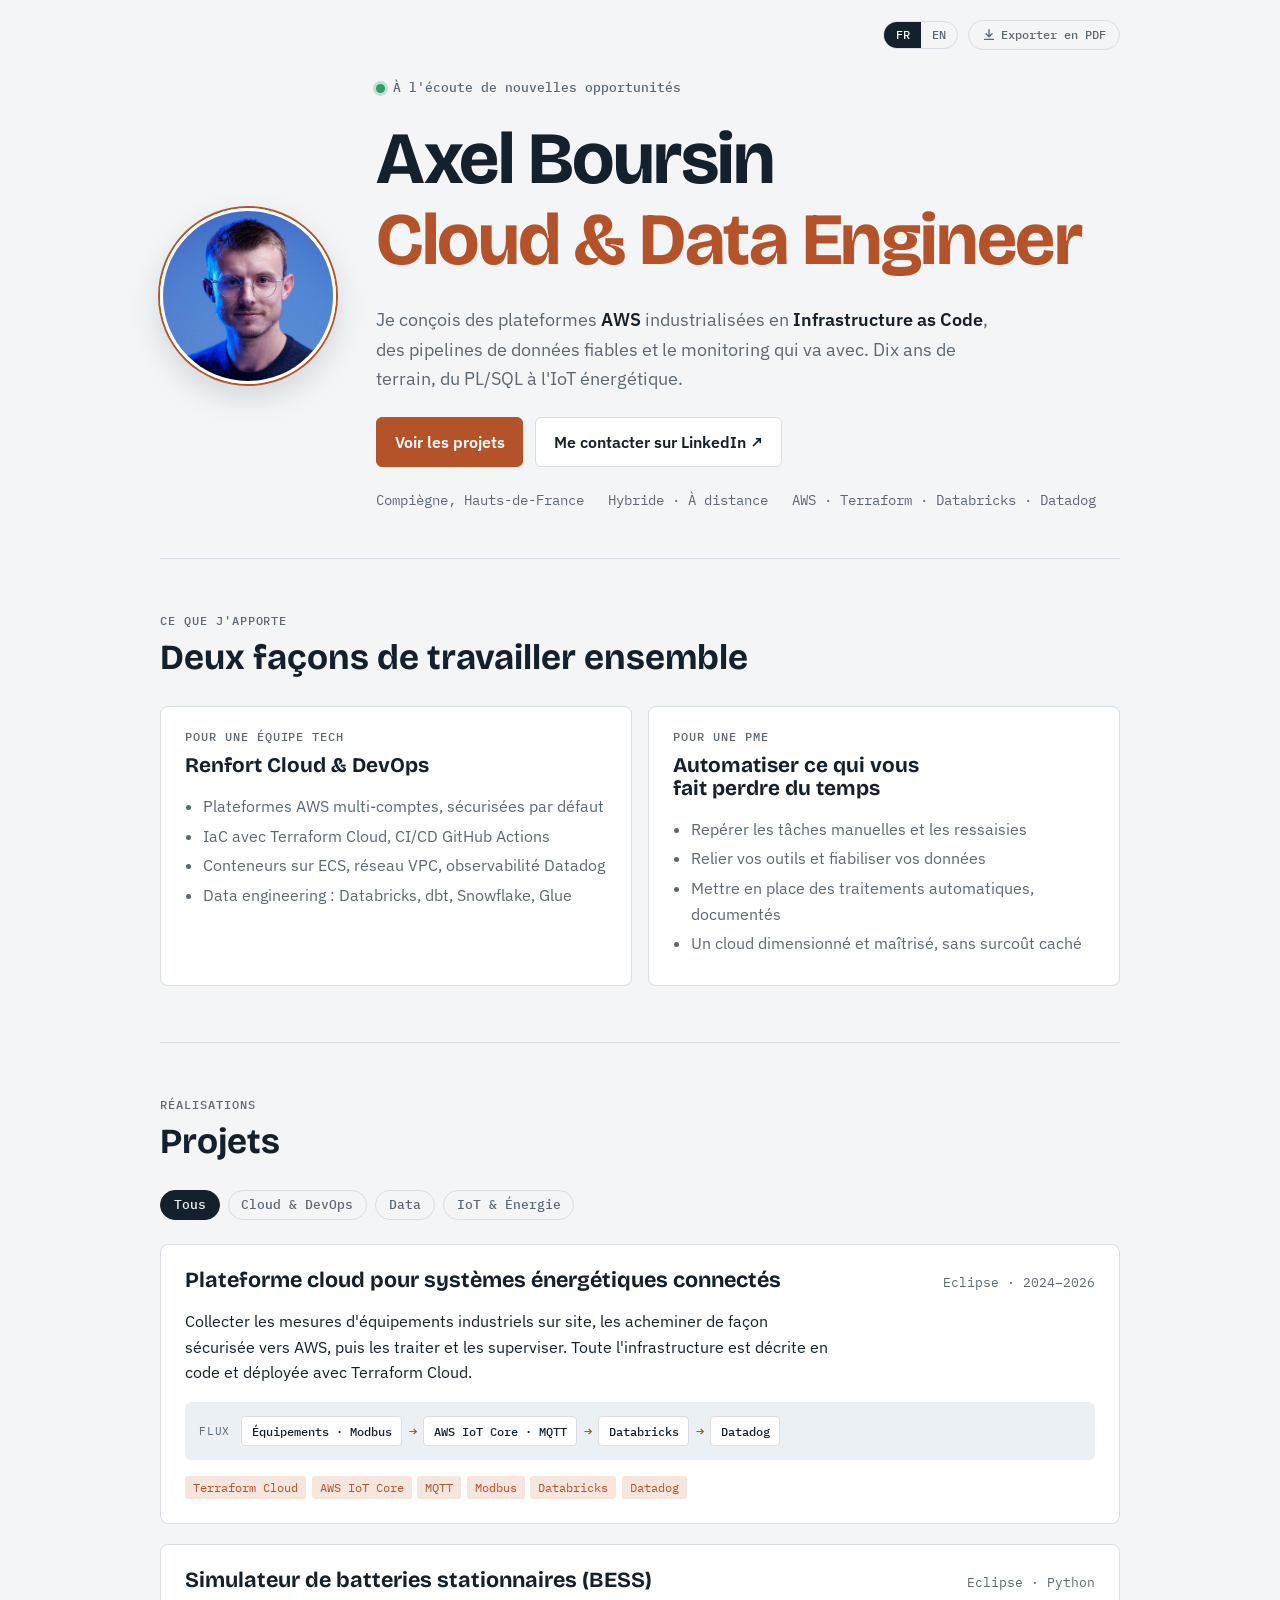
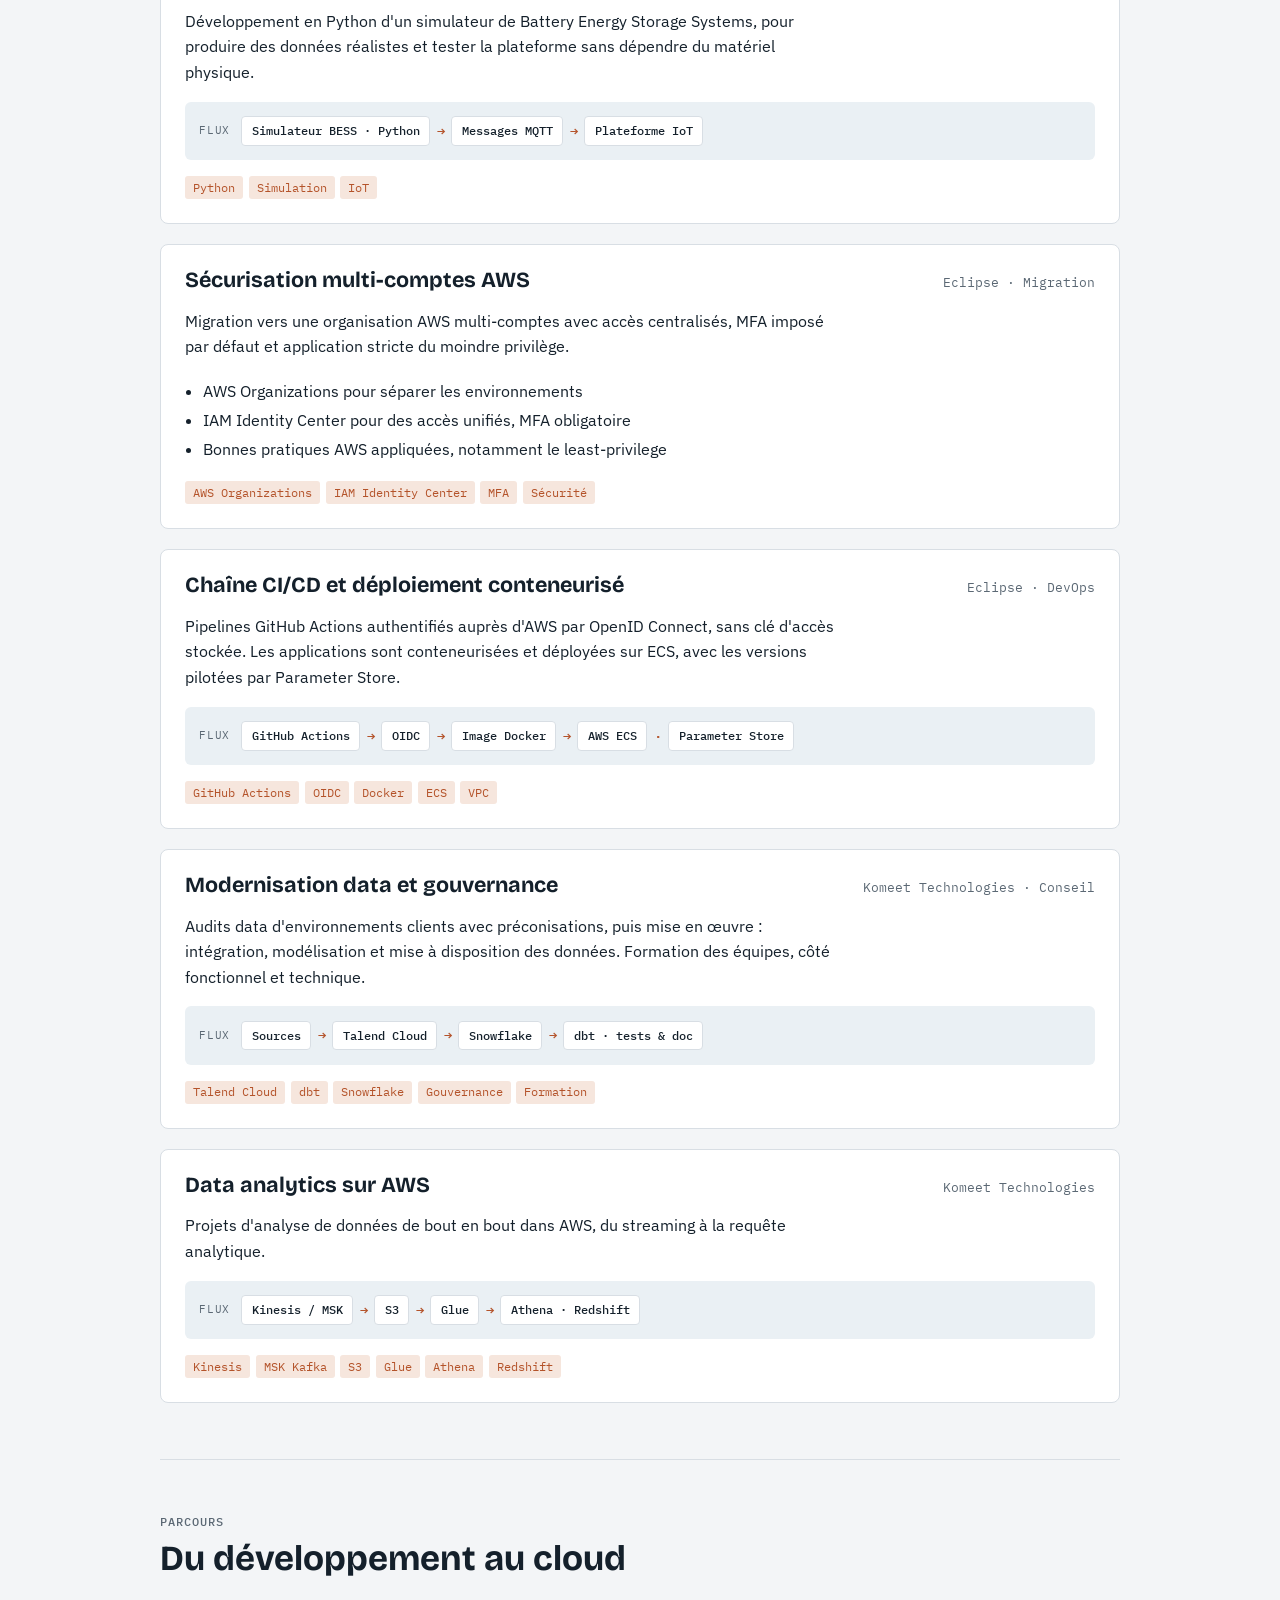
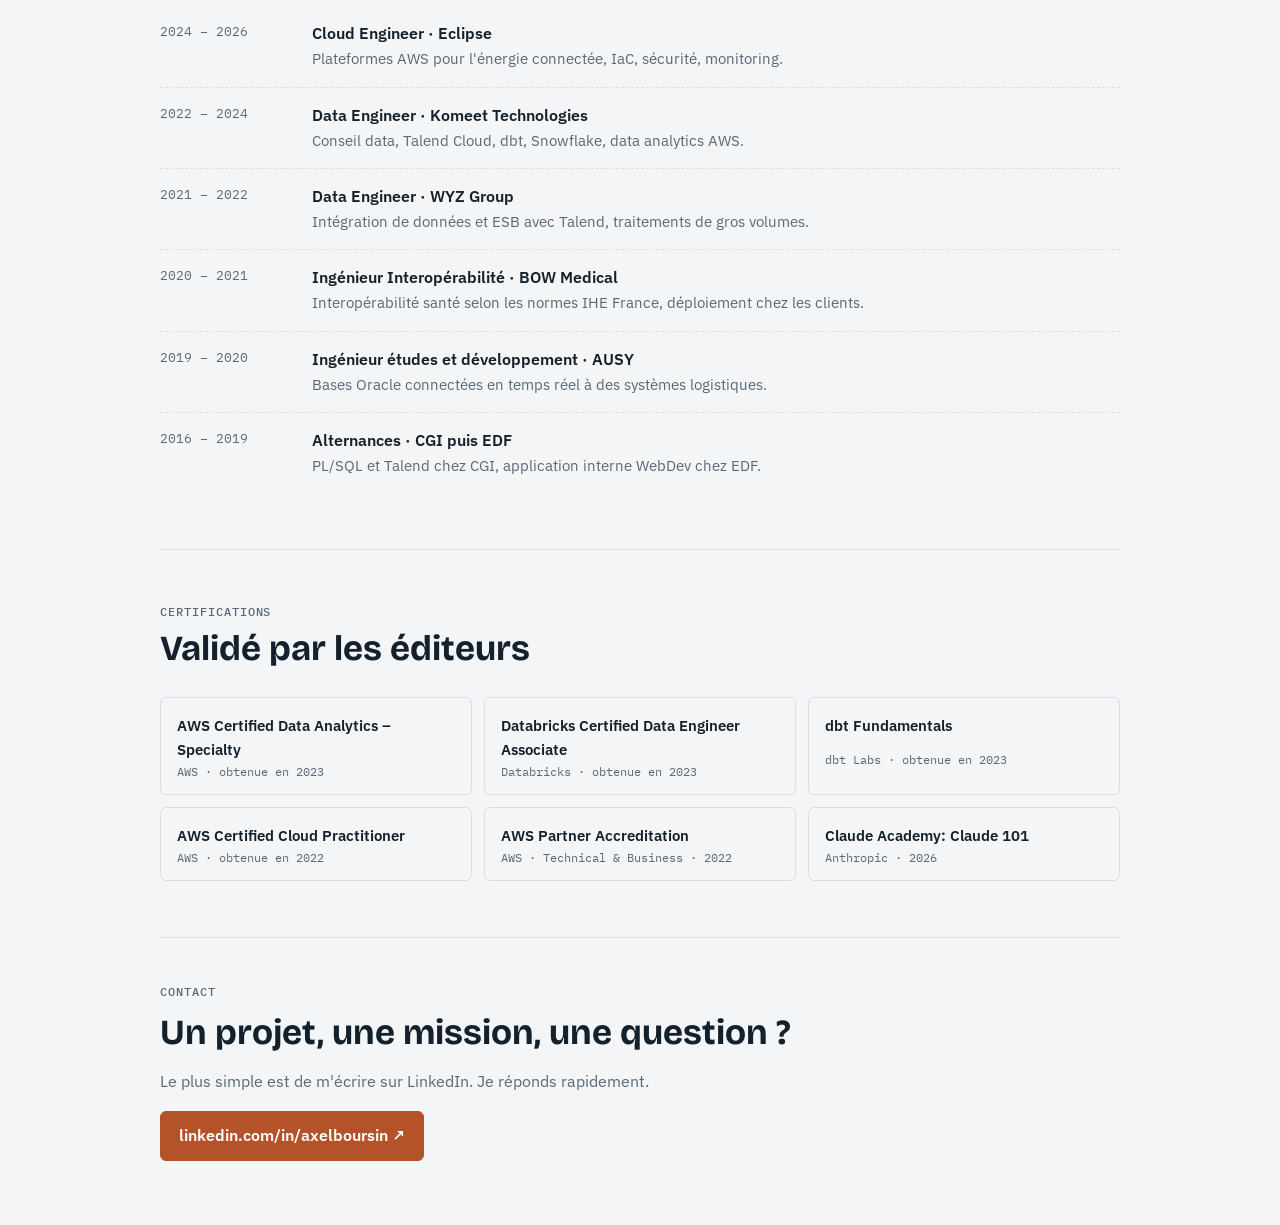
<file: index.html>
<!doctype html>
<html lang="fr">
<head>
<meta charset="utf-8">
<meta name="viewport" content="width=device-width, initial-scale=1, viewport-fit=cover">
<title>Axel Boursin, Cloud &amp; Data</title>
<meta name="description" content="Axel Boursin, Cloud & Data Engineer : plateformes AWS en Infrastructure as Code, pipelines de données, IoT énergétique. Projets, parcours et certifications.">
<meta property="og:type" content="website">
<meta property="og:title" content="Axel Boursin, Cloud &amp; Data Engineer">
<meta property="og:description" content="Axel Boursin, Cloud & Data Engineer : plateformes AWS en Infrastructure as Code, pipelines de données, IoT énergétique. Projets, parcours et certifications.">
<meta property="og:locale" content="fr_FR">
<meta property="og:locale:alternate" content="en_US">
<meta name="twitter:card" content="summary">
<link rel="canonical" href="https://axelboursin.github.io/">
<link rel="alternate" hreflang="fr" href="https://axelboursin.github.io/">
<link rel="alternate" hreflang="en" href="https://axelboursin.github.io/en/">
<link rel="alternate" hreflang="x-default" href="https://axelboursin.github.io/">
<style>
:root{color-scheme:light}
body{margin:0}
img{max-width:100%}
[hidden]{display:none!important}
</style>
<link rel="preconnect" href="https://fonts.googleapis.com">
<link rel="preconnect" href="https://fonts.gstatic.com" crossorigin>
<link rel="stylesheet" href="https://fonts.googleapis.com/css2?family=Bricolage+Grotesque:opsz,wght@12..96,500;12..96,700&family=IBM+Plex+Sans:wght@400;500;600&family=IBM+Plex+Mono:wght@400;500&display=swap">
<link rel="stylesheet" href="/assets/site.css">
</head>
<body>
<div class="wrap">
<nav class="topbar" aria-label="Langue">
  <div class="lang"><span aria-current="page" lang="fr">FR</span><a href="/en/" hreflang="en" lang="en" title="English version">EN</a></div>
  <button type="button" class="pdf-btn" data-file="Axel-Boursin-Cloud-Data-Engineer-FR"><svg viewBox="0 0 16 16" width="14" height="14" aria-hidden="true"><path d="M8 2v8m0 0 3.5-3.5M8 10 4.5 6.5M3 13h10" fill="none" stroke="currentColor" stroke-width="1.6" stroke-linecap="round" stroke-linejoin="round"/></svg>Exporter en PDF</button>
</nav>
<header>
  <img class="portrait" src="/assets/portrait.jpg" width="480" height="480" alt="Portrait d'Axel Boursin">
  <div class="hero">
    <p class="print-only print-contact">axelboursin.github.io · linkedin.com/in/axelboursin</p>
    <span class="status"><i></i>À l'écoute de nouvelles opportunités</span>
    <h1>Axel Boursin<br><span>Cloud &amp; Data Engineer</span></h1>
    <p class="lede">Je conçois des plateformes <strong>AWS</strong> industrialisées en <strong>Infrastructure as Code</strong>, des pipelines de données fiables et le monitoring qui va avec. Dix ans de terrain, du PL/SQL à l'IoT énergétique.</p>
    <div class="cta">
      <a class="btn primary" href="#projets">Voir les projets</a>
      <a class="btn" href="https://www.linkedin.com/in/axelboursin/" target="_blank" rel="noopener">Me contacter sur LinkedIn ↗</a>
    </div>
    <ul class="facts">
      <li>Compiègne, Hauts-de-France</li>
      <li>Hybride · À distance</li>
      <li>AWS · Terraform · Databricks · Datadog</li>
    </ul>
  </div>
</header>

<section id="offre">
  <span class="eyebrow">Ce que j'apporte</span>
  <h2>Deux façons de travailler ensemble</h2>
  <div class="duo">
    <article>
      <span class="eyebrow">Pour une équipe tech</span>
      <h3>Renfort Cloud &amp; DevOps</h3>
      <ul>
        <li>Plateformes AWS multi-comptes, sécurisées par défaut</li>
        <li>IaC avec Terraform Cloud, CI/CD GitHub Actions</li>
        <li>Conteneurs sur ECS, réseau VPC, observabilité Datadog</li>
        <li>Data engineering : Databricks, dbt, Snowflake, Glue</li>
      </ul>
    </article>
    <article>
      <span class="eyebrow">Pour une PME</span>
      <h3>Automatiser ce qui vous fait perdre du temps</h3>
      <ul>
        <li>Repérer les tâches manuelles et les ressaisies</li>
        <li>Relier vos outils et fiabiliser vos données</li>
        <li>Mettre en place des traitements automatiques, documentés</li>
        <li>Un cloud dimensionné et maîtrisé, sans surcoût caché</li>
      </ul>
    </article>
  </div>
</section>

<section id="projets">
  <span class="eyebrow">Réalisations</span>
  <h2>Projets</h2>
  <div class="filters" role="group" aria-label="Filtrer les projets">
    <button type="button" id="f-all" data-f="all" aria-pressed="true">Tous</button>
    <button type="button" id="f-cloud" data-f="cloud" aria-pressed="false">Cloud &amp; DevOps</button>
    <button type="button" id="f-data" data-f="data" aria-pressed="false">Data</button>
    <button type="button" id="f-iot" data-f="iot" aria-pressed="false">IoT &amp; Énergie</button>
  </div>

  <div class="projects">
    <article class="proj" data-cat="iot cloud">
      <div class="proj-head"><h3>Plateforme cloud pour systèmes énergétiques connectés</h3><span class="ctx">Eclipse · 2024–2026</span></div>
      <p>Collecter les mesures d'équipements industriels sur site, les acheminer de façon sécurisée vers AWS, puis les traiter et les superviser. Toute l'infrastructure est décrite en code et déployée avec Terraform Cloud.</p>
      <div class="flow" aria-label="Flux de données">
        <em>flux</em><span>Équipements · Modbus</span><b>→</b><span>AWS IoT Core · MQTT</span><b>→</b><span>Databricks</span><b>→</b><span>Datadog</span>
      </div>
      <div class="tags"><span>Terraform Cloud</span><span>AWS IoT Core</span><span>MQTT</span><span>Modbus</span><span>Databricks</span><span>Datadog</span></div>
    </article>

    <article class="proj" data-cat="iot">
      <div class="proj-head"><h3>Simulateur de batteries stationnaires (BESS)</h3><span class="ctx">Eclipse · Python</span></div>
      <p>Développement en Python d'un simulateur de Battery Energy Storage Systems, pour produire des données réalistes et tester la plateforme sans dépendre du matériel physique.</p>
      <div class="flow"><em>flux</em><span>Simulateur BESS · Python</span><b>→</b><span>Messages MQTT</span><b>→</b><span>Plateforme IoT</span></div>
      <div class="tags"><span>Python</span><span>Simulation</span><span>IoT</span></div>
    </article>

    <article class="proj" data-cat="cloud">
      <div class="proj-head"><h3>Sécurisation multi-comptes AWS</h3><span class="ctx">Eclipse · Migration</span></div>
      <p>Migration vers une organisation AWS multi-comptes avec accès centralisés, MFA imposé par défaut et application stricte du moindre privilège.</p>
      <ul class="points">
        <li>AWS Organizations pour séparer les environnements</li>
        <li>IAM Identity Center pour des accès unifiés, MFA obligatoire</li>
        <li>Bonnes pratiques AWS appliquées, notamment le least-privilege</li>
      </ul>
      <div class="tags"><span>AWS Organizations</span><span>IAM Identity Center</span><span>MFA</span><span>Sécurité</span></div>
    </article>

    <article class="proj" data-cat="cloud">
      <div class="proj-head"><h3>Chaîne CI/CD et déploiement conteneurisé</h3><span class="ctx">Eclipse · DevOps</span></div>
      <p>Pipelines GitHub Actions authentifiés auprès d'AWS par OpenID Connect, sans clé d'accès stockée. Les applications sont conteneurisées et déployées sur ECS, avec les versions pilotées par Parameter Store.</p>
      <div class="flow"><em>flux</em><span>GitHub Actions</span><b>→</b><span>OIDC</span><b>→</b><span>Image Docker</span><b>→</b><span>AWS ECS</span><b>·</b><span>Parameter Store</span></div>
      <div class="tags"><span>GitHub Actions</span><span>OIDC</span><span>Docker</span><span>ECS</span><span>VPC</span></div>
    </article>

    <article class="proj" data-cat="data">
      <div class="proj-head"><h3>Modernisation data et gouvernance</h3><span class="ctx">Komeet Technologies · Conseil</span></div>
      <p>Audits data d'environnements clients avec préconisations, puis mise en œuvre : intégration, modélisation et mise à disposition des données. Formation des équipes, côté fonctionnel et technique.</p>
      <div class="flow"><em>flux</em><span>Sources</span><b>→</b><span>Talend Cloud</span><b>→</b><span>Snowflake</span><b>→</b><span>dbt · tests &amp; doc</span></div>
      <div class="tags"><span>Talend Cloud</span><span>dbt</span><span>Snowflake</span><span>Gouvernance</span><span>Formation</span></div>
    </article>

    <article class="proj" data-cat="data cloud">
      <div class="proj-head"><h3>Data analytics sur AWS</h3><span class="ctx">Komeet Technologies</span></div>
      <p>Projets d'analyse de données de bout en bout dans AWS, du streaming à la requête analytique.</p>
      <div class="flow"><em>flux</em><span>Kinesis / MSK</span><b>→</b><span>S3</span><b>→</b><span>Glue</span><b>→</b><span>Athena · Redshift</span></div>
      <div class="tags"><span>Kinesis</span><span>MSK Kafka</span><span>S3</span><span>Glue</span><span>Athena</span><span>Redshift</span></div>
    </article>
  </div>
</section>

<section id="parcours">
  <span class="eyebrow">Parcours</span>
  <h2>Du développement au cloud</h2>
  <ol class="tl" reversed>
    <li><time>2024 – 2026</time><div><h3>Cloud Engineer · Eclipse</h3><p>Plateformes AWS pour l'énergie connectée, IaC, sécurité, monitoring.</p></div></li>
    <li><time>2022 – 2024</time><div><h3>Data Engineer · Komeet Technologies</h3><p>Conseil data, Talend Cloud, dbt, Snowflake, data analytics AWS.</p></div></li>
    <li><time>2021 – 2022</time><div><h3>Data Engineer · WYZ Group</h3><p>Intégration de données et ESB avec Talend, traitements de gros volumes.</p></div></li>
    <li><time>2020 – 2021</time><div><h3>Ingénieur Interopérabilité · BOW Medical</h3><p>Interopérabilité santé selon les normes IHE France, déploiement chez les clients.</p></div></li>
    <li><time>2019 – 2020</time><div><h3>Ingénieur études et développement · AUSY</h3><p>Bases Oracle connectées en temps réel à des systèmes logistiques.</p></div></li>
    <li><time>2016 – 2019</time><div><h3>Alternances · CGI puis EDF</h3><p>PL/SQL et Talend chez CGI, application interne WebDev chez EDF.</p></div></li>
  </ol>
</section>

<section id="certifications">
  <span class="eyebrow">Certifications</span>
  <h2>Validé par les éditeurs</h2>
  <div class="certs">
    <div class="cert"><strong>AWS Certified Data Analytics – Specialty</strong><span>AWS · obtenue en 2023</span></div>
    <div class="cert"><strong>Databricks Certified Data Engineer Associate</strong><span>Databricks · obtenue en 2023</span></div>
    <div class="cert"><strong>dbt Fundamentals</strong><span>dbt Labs · obtenue en 2023</span></div>
    <div class="cert"><strong>AWS Certified Cloud Practitioner</strong><span>AWS · obtenue en 2022</span></div>
    <div class="cert"><strong>AWS Partner Accreditation</strong><span>AWS · Technical &amp; Business · 2022</span></div>
    <div class="cert"><strong>Claude Academy: Claude 101</strong><span>Anthropic · 2026</span></div>
  </div>
</section>

<footer id="contact">
  <span class="eyebrow">Contact</span>
  <h2>Un projet, une mission, une question ?</h2>
  <p>Le plus simple est de m'écrire sur LinkedIn. Je réponds rapidement.</p>
  <div class="cta"><a class="btn primary" href="https://www.linkedin.com/in/axelboursin/" target="_blank" rel="noopener">linkedin.com/in/axelboursin ↗</a></div>
</footer>
</div>

<script src="/assets/site.js"></script>
</body>
</html>
</file>
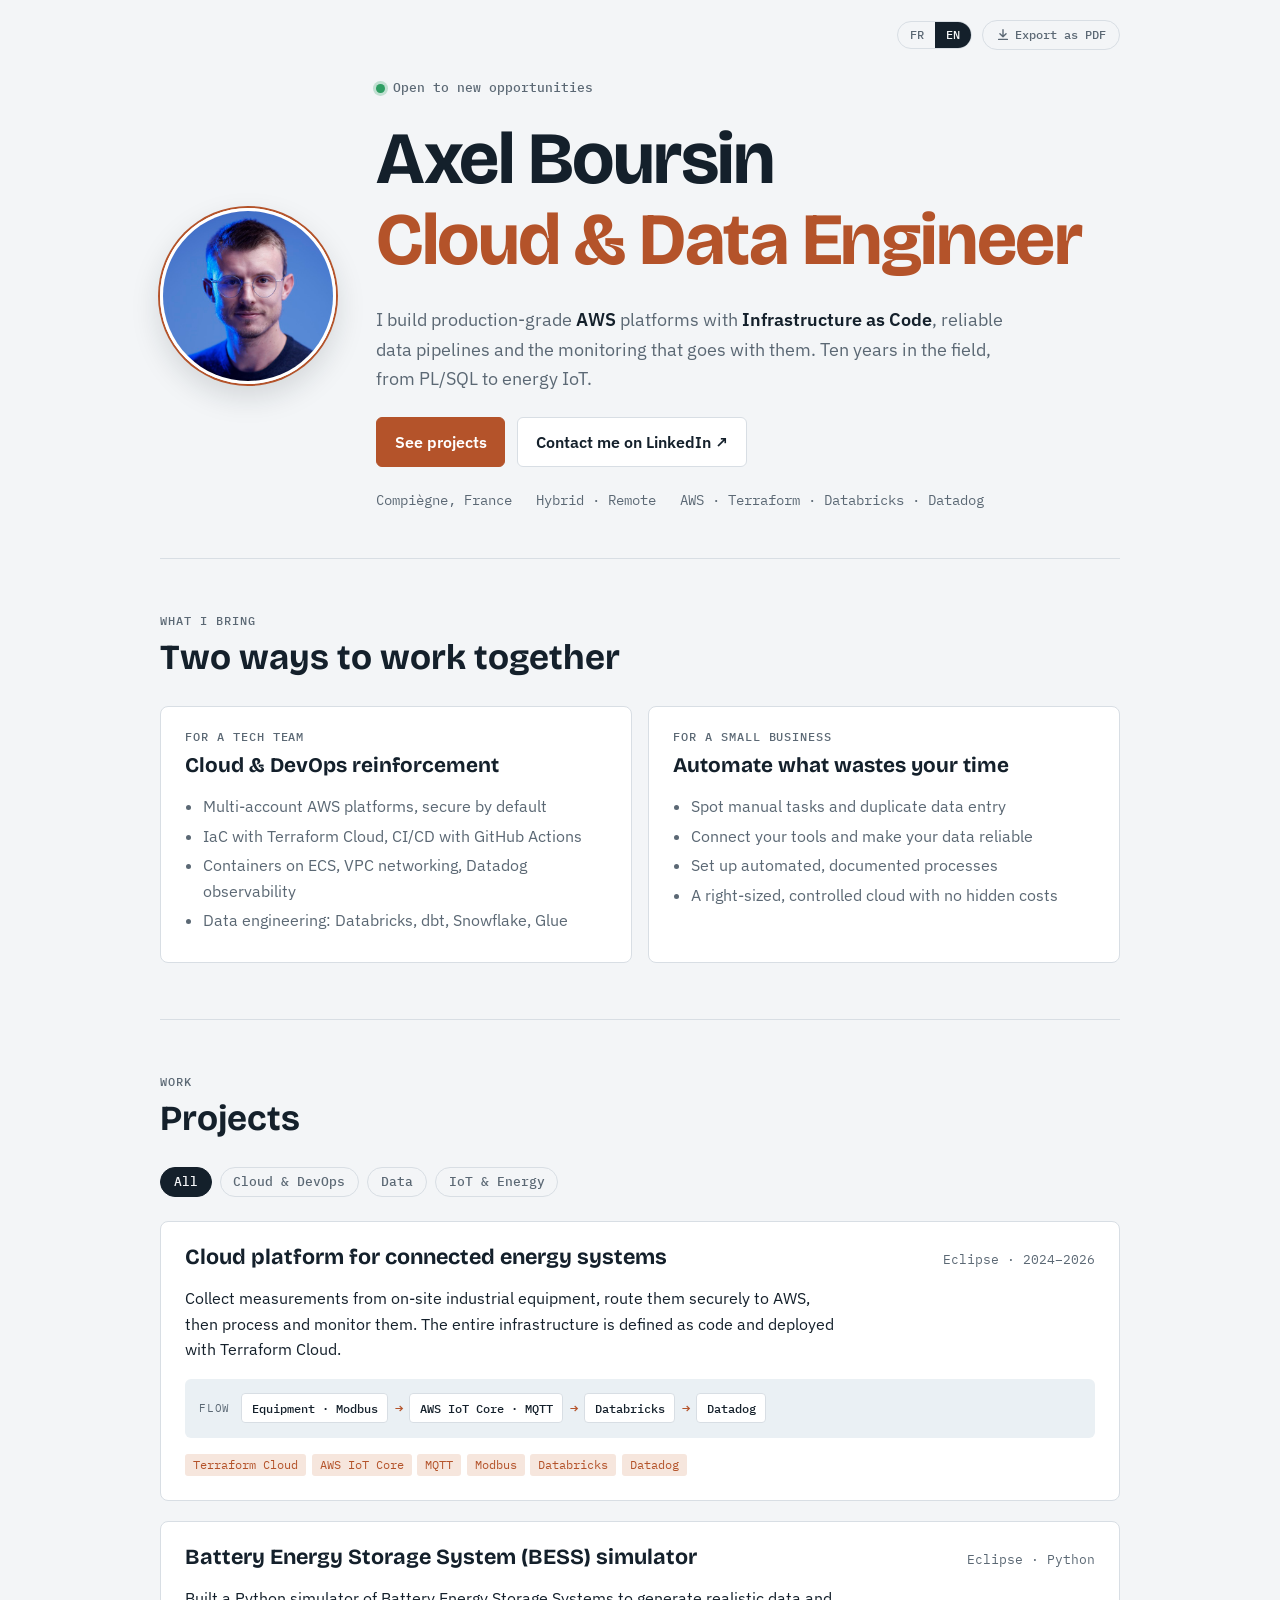
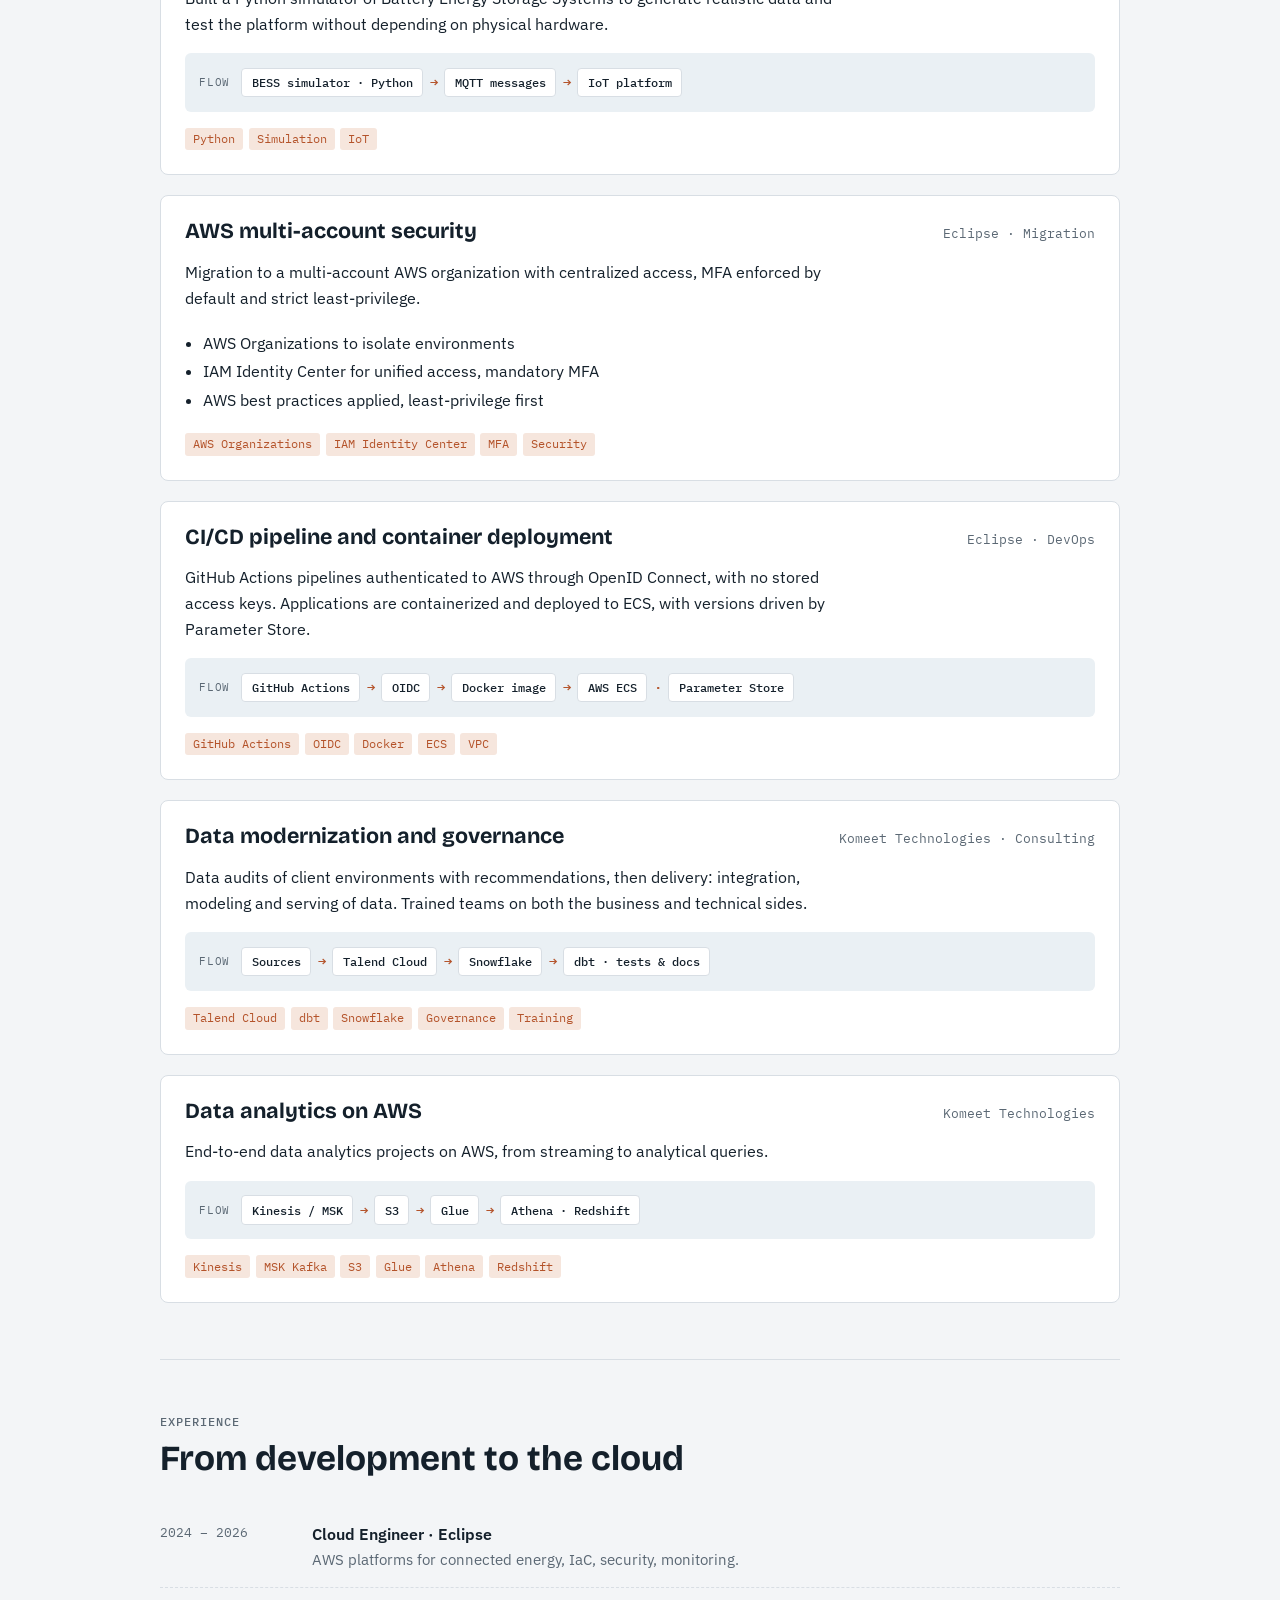
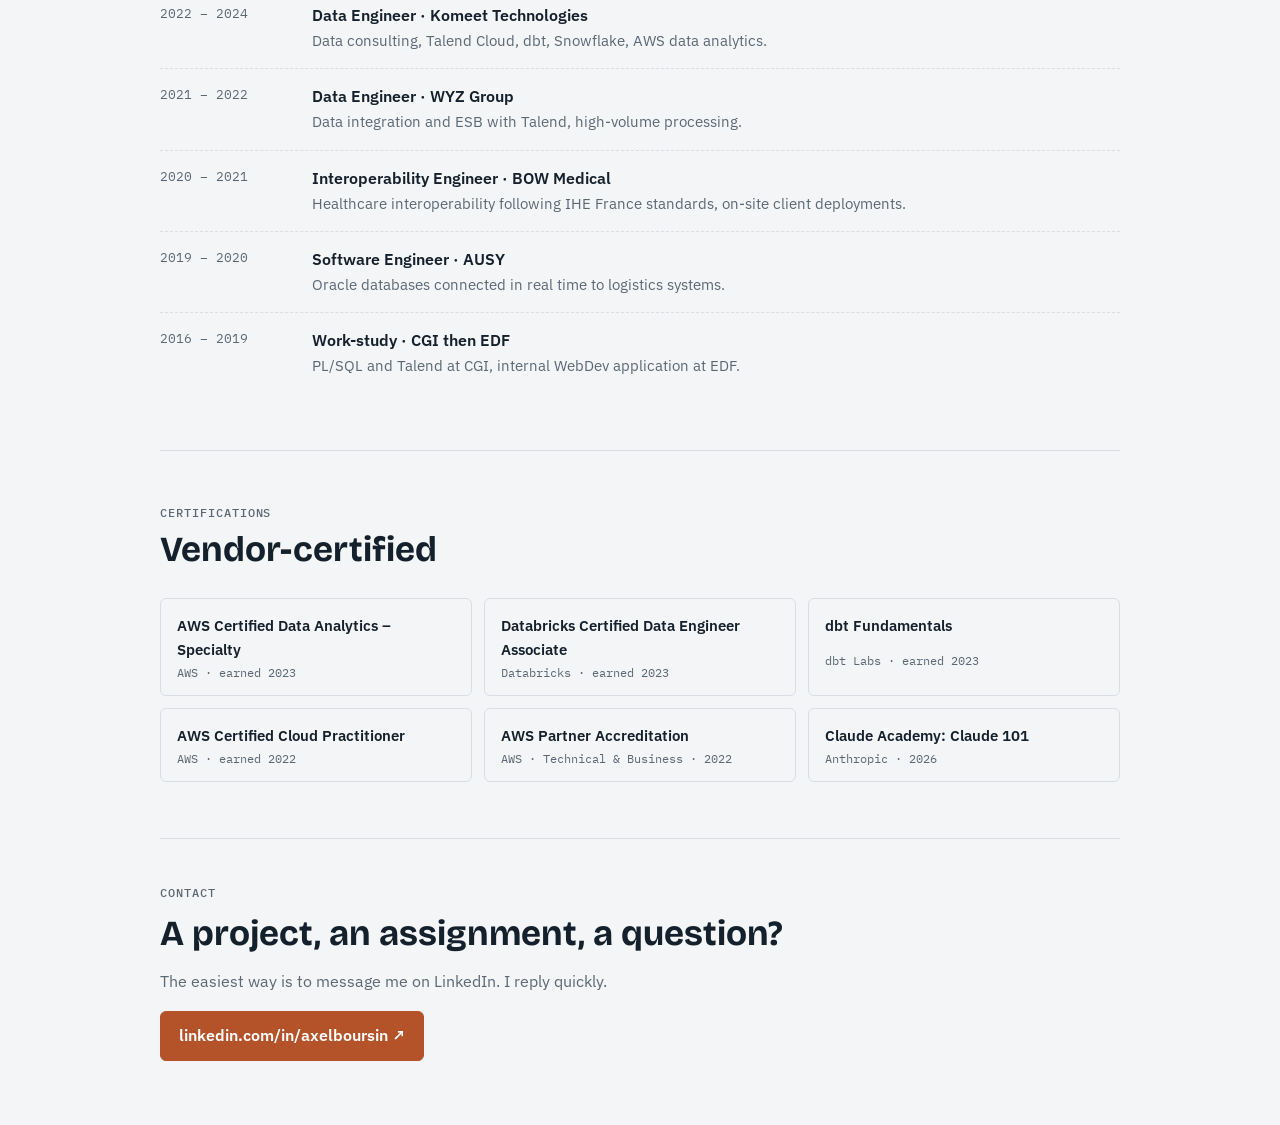
<file: en/index.html>
<!doctype html>
<html lang="en">
<head>
<meta charset="utf-8">
<meta name="viewport" content="width=device-width, initial-scale=1, viewport-fit=cover">
<title>Axel Boursin, Cloud &amp; Data</title>
<meta name="description" content="Axel Boursin, Cloud & Data Engineer: AWS platforms built with Infrastructure as Code, data pipelines, energy IoT. Projects, experience and certifications.">
<meta property="og:type" content="website">
<meta property="og:title" content="Axel Boursin, Cloud &amp; Data Engineer">
<meta property="og:description" content="Axel Boursin, Cloud & Data Engineer: AWS platforms built with Infrastructure as Code, data pipelines, energy IoT. Projects, experience and certifications.">
<meta property="og:locale" content="en_US">
<meta property="og:locale:alternate" content="fr_FR">
<meta name="twitter:card" content="summary">
<link rel="canonical" href="https://axelboursin.github.io/en/">
<link rel="alternate" hreflang="fr" href="https://axelboursin.github.io/">
<link rel="alternate" hreflang="en" href="https://axelboursin.github.io/en/">
<link rel="alternate" hreflang="x-default" href="https://axelboursin.github.io/">
<style>
:root{color-scheme:light}
body{margin:0}
img{max-width:100%}
[hidden]{display:none!important}
</style>
<link rel="preconnect" href="https://fonts.googleapis.com">
<link rel="preconnect" href="https://fonts.gstatic.com" crossorigin>
<link rel="stylesheet" href="https://fonts.googleapis.com/css2?family=Bricolage+Grotesque:opsz,wght@12..96,500;12..96,700&family=IBM+Plex+Sans:wght@400;500;600&family=IBM+Plex+Mono:wght@400;500&display=swap">
<link rel="stylesheet" href="/assets/site.css">
</head>
<body>
<div class="wrap">
<nav class="topbar" aria-label="Language">
  <div class="lang"><a href="/" hreflang="fr" lang="fr" title="Version française">FR</a><span aria-current="page" lang="en">EN</span></div>
  <button type="button" class="pdf-btn" data-file="Axel-Boursin-Cloud-Data-Engineer-EN"><svg viewBox="0 0 16 16" width="14" height="14" aria-hidden="true"><path d="M8 2v8m0 0 3.5-3.5M8 10 4.5 6.5M3 13h10" fill="none" stroke="currentColor" stroke-width="1.6" stroke-linecap="round" stroke-linejoin="round"/></svg>Export as PDF</button>
</nav>
<header>
  <img class="portrait" src="/assets/portrait.jpg" width="480" height="480" alt="Portrait of Axel Boursin">
  <div class="hero">
    <p class="print-only print-contact">axelboursin.github.io · linkedin.com/in/axelboursin</p>
    <span class="status"><i></i>Open to new opportunities</span>
    <h1>Axel Boursin<br><span>Cloud &amp; Data Engineer</span></h1>
    <p class="lede">I build production-grade <strong>AWS</strong> platforms with <strong>Infrastructure as Code</strong>, reliable data pipelines and the monitoring that goes with them. Ten years in the field, from PL/SQL to energy IoT.</p>
    <div class="cta">
      <a class="btn primary" href="#projects">See projects</a>
      <a class="btn" href="https://www.linkedin.com/in/axelboursin/" target="_blank" rel="noopener">Contact me on LinkedIn ↗</a>
    </div>
    <ul class="facts">
      <li>Compiègne, France</li>
      <li>Hybrid · Remote</li>
      <li>AWS · Terraform · Databricks · Datadog</li>
    </ul>
  </div>
</header>

<section id="offer">
  <span class="eyebrow">What I bring</span>
  <h2>Two ways to work together</h2>
  <div class="duo">
    <article>
      <span class="eyebrow">For a tech team</span>
      <h3>Cloud &amp; DevOps reinforcement</h3>
      <ul>
        <li>Multi-account AWS platforms, secure by default</li>
        <li>IaC with Terraform Cloud, CI/CD with GitHub Actions</li>
        <li>Containers on ECS, VPC networking, Datadog observability</li>
        <li>Data engineering: Databricks, dbt, Snowflake, Glue</li>
      </ul>
    </article>
    <article>
      <span class="eyebrow">For a small business</span>
      <h3>Automate what wastes your time</h3>
      <ul>
        <li>Spot manual tasks and duplicate data entry</li>
        <li>Connect your tools and make your data reliable</li>
        <li>Set up automated, documented processes</li>
        <li>A right-sized, controlled cloud with no hidden costs</li>
      </ul>
    </article>
  </div>
</section>

<section id="projects">
  <span class="eyebrow">Work</span>
  <h2>Projects</h2>
  <div class="filters" role="group" aria-label="Filter projects">
    <button type="button" id="f-all" data-f="all" aria-pressed="true">All</button>
    <button type="button" id="f-cloud" data-f="cloud" aria-pressed="false">Cloud &amp; DevOps</button>
    <button type="button" id="f-data" data-f="data" aria-pressed="false">Data</button>
    <button type="button" id="f-iot" data-f="iot" aria-pressed="false">IoT &amp; Energy</button>
  </div>

  <div class="projects">
    <article class="proj" data-cat="iot cloud">
      <div class="proj-head"><h3>Cloud platform for connected energy systems</h3><span class="ctx">Eclipse · 2024–2026</span></div>
      <p>Collect measurements from on-site industrial equipment, route them securely to AWS, then process and monitor them. The entire infrastructure is defined as code and deployed with Terraform Cloud.</p>
      <div class="flow" aria-label="Data flow">
        <em>flow</em><span>Equipment · Modbus</span><b>→</b><span>AWS IoT Core · MQTT</span><b>→</b><span>Databricks</span><b>→</b><span>Datadog</span>
      </div>
      <div class="tags"><span>Terraform Cloud</span><span>AWS IoT Core</span><span>MQTT</span><span>Modbus</span><span>Databricks</span><span>Datadog</span></div>
    </article>

    <article class="proj" data-cat="iot">
      <div class="proj-head"><h3>Battery Energy Storage System (BESS) simulator</h3><span class="ctx">Eclipse · Python</span></div>
      <p>Built a Python simulator of Battery Energy Storage Systems to generate realistic data and test the platform without depending on physical hardware.</p>
      <div class="flow"><em>flow</em><span>BESS simulator · Python</span><b>→</b><span>MQTT messages</span><b>→</b><span>IoT platform</span></div>
      <div class="tags"><span>Python</span><span>Simulation</span><span>IoT</span></div>
    </article>

    <article class="proj" data-cat="cloud">
      <div class="proj-head"><h3>AWS multi-account security</h3><span class="ctx">Eclipse · Migration</span></div>
      <p>Migration to a multi-account AWS organization with centralized access, MFA enforced by default and strict least-privilege.</p>
      <ul class="points">
        <li>AWS Organizations to isolate environments</li>
        <li>IAM Identity Center for unified access, mandatory MFA</li>
        <li>AWS best practices applied, least-privilege first</li>
      </ul>
      <div class="tags"><span>AWS Organizations</span><span>IAM Identity Center</span><span>MFA</span><span>Security</span></div>
    </article>

    <article class="proj" data-cat="cloud">
      <div class="proj-head"><h3>CI/CD pipeline and container deployment</h3><span class="ctx">Eclipse · DevOps</span></div>
      <p>GitHub Actions pipelines authenticated to AWS through OpenID Connect, with no stored access keys. Applications are containerized and deployed to ECS, with versions driven by Parameter Store.</p>
      <div class="flow"><em>flow</em><span>GitHub Actions</span><b>→</b><span>OIDC</span><b>→</b><span>Docker image</span><b>→</b><span>AWS ECS</span><b>·</b><span>Parameter Store</span></div>
      <div class="tags"><span>GitHub Actions</span><span>OIDC</span><span>Docker</span><span>ECS</span><span>VPC</span></div>
    </article>

    <article class="proj" data-cat="data">
      <div class="proj-head"><h3>Data modernization and governance</h3><span class="ctx">Komeet Technologies · Consulting</span></div>
      <p>Data audits of client environments with recommendations, then delivery: integration, modeling and serving of data. Trained teams on both the business and technical sides.</p>
      <div class="flow"><em>flow</em><span>Sources</span><b>→</b><span>Talend Cloud</span><b>→</b><span>Snowflake</span><b>→</b><span>dbt · tests &amp; docs</span></div>
      <div class="tags"><span>Talend Cloud</span><span>dbt</span><span>Snowflake</span><span>Governance</span><span>Training</span></div>
    </article>

    <article class="proj" data-cat="data cloud">
      <div class="proj-head"><h3>Data analytics on AWS</h3><span class="ctx">Komeet Technologies</span></div>
      <p>End-to-end data analytics projects on AWS, from streaming to analytical queries.</p>
      <div class="flow"><em>flow</em><span>Kinesis / MSK</span><b>→</b><span>S3</span><b>→</b><span>Glue</span><b>→</b><span>Athena · Redshift</span></div>
      <div class="tags"><span>Kinesis</span><span>MSK Kafka</span><span>S3</span><span>Glue</span><span>Athena</span><span>Redshift</span></div>
    </article>
  </div>
</section>

<section id="experience">
  <span class="eyebrow">Experience</span>
  <h2>From development to the cloud</h2>
  <ol class="tl" reversed>
    <li><time>2024 – 2026</time><div><h3>Cloud Engineer · Eclipse</h3><p>AWS platforms for connected energy, IaC, security, monitoring.</p></div></li>
    <li><time>2022 – 2024</time><div><h3>Data Engineer · Komeet Technologies</h3><p>Data consulting, Talend Cloud, dbt, Snowflake, AWS data analytics.</p></div></li>
    <li><time>2021 – 2022</time><div><h3>Data Engineer · WYZ Group</h3><p>Data integration and ESB with Talend, high-volume processing.</p></div></li>
    <li><time>2020 – 2021</time><div><h3>Interoperability Engineer · BOW Medical</h3><p>Healthcare interoperability following IHE France standards, on-site client deployments.</p></div></li>
    <li><time>2019 – 2020</time><div><h3>Software Engineer · AUSY</h3><p>Oracle databases connected in real time to logistics systems.</p></div></li>
    <li><time>2016 – 2019</time><div><h3>Work-study · CGI then EDF</h3><p>PL/SQL and Talend at CGI, internal WebDev application at EDF.</p></div></li>
  </ol>
</section>

<section id="certifications">
  <span class="eyebrow">Certifications</span>
  <h2>Vendor-certified</h2>
  <div class="certs">
    <div class="cert"><strong>AWS Certified Data Analytics – Specialty</strong><span>AWS · earned 2023</span></div>
    <div class="cert"><strong>Databricks Certified Data Engineer Associate</strong><span>Databricks · earned 2023</span></div>
    <div class="cert"><strong>dbt Fundamentals</strong><span>dbt Labs · earned 2023</span></div>
    <div class="cert"><strong>AWS Certified Cloud Practitioner</strong><span>AWS · earned 2022</span></div>
    <div class="cert"><strong>AWS Partner Accreditation</strong><span>AWS · Technical &amp; Business · 2022</span></div>
    <div class="cert"><strong>Claude Academy: Claude 101</strong><span>Anthropic · 2026</span></div>
  </div>
</section>

<footer id="contact">
  <span class="eyebrow">Contact</span>
  <h2>A project, an assignment, a question?</h2>
  <p>The easiest way is to message me on LinkedIn. I reply quickly.</p>
  <div class="cta"><a class="btn primary" href="https://www.linkedin.com/in/axelboursin/" target="_blank" rel="noopener">linkedin.com/in/axelboursin ↗</a></div>
</footer>
</div>
<script src="/assets/site.js"></script>
</body>
</html>
</file>
<file: assets/site.css>
/* Layout: single reading column; projects as "system cards", each with its real data flow drawn as a pipeline of nodes */
:root{
  --bg:#F3F5F7; --surface:#FFFFFF; --ink:#14202B; --muted:#5B6874; --line:#D8DEE4;
  --copper:#B4532A; --copper-soft:#F6E6DD; --node:#EAF0F4;
  --f-display:"Bricolage Grotesque", "Helvetica Neue", Arial, sans-serif;
  --f-body:"IBM Plex Sans", "Segoe UI", Roboto, Arial, sans-serif;
  --f-mono:"IBM Plex Mono", ui-monospace, Menlo, Consolas, monospace;
}
@media (prefers-color-scheme: dark){:root:not([data-theme="light"]){
  --bg:#0E151C; --surface:#151F28; --ink:#E6ECF1; --muted:#93A1AD; --line:#26333F;
  --copper:#E58A5C; --copper-soft:#3A2419; --node:#1C2833; color-scheme:dark}}
:root[data-theme="dark"]{
  --bg:#0E151C; --surface:#151F28; --ink:#E6ECF1; --muted:#93A1AD; --line:#26333F;
  --copper:#E58A5C; --copper-soft:#3A2419; --node:#1C2833; color-scheme:dark}

*{box-sizing:border-box}
body{background:var(--bg);color:var(--ink);font:400 1rem/1.6 var(--f-body);
  padding-left:max(16px, env(safe-area-inset-left, 0px));padding-right:max(16px, env(safe-area-inset-right, 0px))}
.wrap{max-width:60rem;margin:0 auto}
a{color:var(--copper)}
a:focus-visible,button:focus-visible{outline:2px solid var(--copper);outline-offset:3px;border-radius:4px}
h1,h2,h3{font-family:var(--f-display);text-wrap:balance;margin:0;line-height:1.1}
.eyebrow{font:500 .75rem/1 var(--f-mono);letter-spacing:.08em;text-transform:uppercase;color:var(--muted)}
section{padding-block:3.5rem;border-top:1px solid var(--line)}
section > .eyebrow{display:block;margin-bottom:.75rem}
section > h2{font-size:clamp(1.6rem,3.5vw,2.2rem);margin-bottom:1.75rem;font-weight:700}

/* Hero */
header{padding-block:4rem 3rem;display:grid;grid-template-columns:auto 1fr;gap:1.5rem 2.5rem;align-items:center}
.hero{display:grid;gap:1.5rem;min-width:0}
.portrait{width:clamp(8rem,18vw,11rem);height:auto;aspect-ratio:1;align-self:center;border-radius:50%;object-fit:cover;display:block;
  border:3px solid var(--surface);box-shadow:0 0 0 2px var(--copper),0 12px 30px rgba(20,32,43,.15)}
@media (max-width:640px){header{grid-template-columns:1fr;padding-top:2.5rem}.portrait{width:7.5rem}}
.status{display:inline-flex;align-items:center;gap:.5rem;font:500 .8rem/1 var(--f-mono);color:var(--muted)}
.status i{width:.55rem;height:.55rem;border-radius:50%;background:#2E9E63;box-shadow:0 0 0 3px color-mix(in srgb,#2E9E63 25%,transparent)}
header h1{font-size:clamp(2.6rem,7vw,4.6rem);font-weight:700;letter-spacing:-.02em}
header h1 span{color:var(--copper)}
.lede{font-size:1.15rem;max-width:40rem;color:var(--muted);margin:0}
.lede strong{color:var(--ink);font-weight:600}
.cta{display:flex;flex-wrap:wrap;gap:.75rem}
.btn{display:inline-flex;align-items:center;gap:.4rem;padding:.7rem 1.1rem;border-radius:6px;font-weight:600;text-decoration:none;border:1px solid var(--line);color:var(--ink);background:var(--surface)}
.btn.primary{background:var(--copper);border-color:var(--copper);color:#fff}
:root[data-theme="dark"] .btn.primary{color:#1A0F0A}
@media (prefers-color-scheme: dark){:root:not([data-theme="light"]) .btn.primary{color:#1A0F0A}}
.facts{display:flex;flex-wrap:wrap;gap:.5rem 1.5rem;font:400 .85rem/1.4 var(--f-mono);color:var(--muted);margin:0;padding:0;list-style:none}

/* Two audiences */
.duo{display:grid;grid-template-columns:repeat(auto-fit,minmax(16rem,1fr));gap:1rem}
.duo article{background:var(--surface);border:1px solid var(--line);border-radius:8px;padding:1.5rem;display:grid;gap:.75rem;align-content:start;min-width:0}
.duo h3{font-size:1.3rem}
.duo ul{margin:0;padding-left:1.1rem;color:var(--muted)}
.duo li{margin-block:.25rem}

/* Projects */
.filters{display:flex;flex-wrap:wrap;gap:.5rem;margin-bottom:1.5rem}
.filters button{font:500 .8rem/1 var(--f-mono);padding:.5rem .8rem;border-radius:99px;border:1px solid var(--line);background:transparent;color:var(--muted);cursor:pointer}
.filters button[aria-pressed="true"]{background:var(--ink);color:var(--bg);border-color:var(--ink)}
.projects{display:grid;gap:1.25rem}
.proj{background:var(--surface);border:1px solid var(--line);border-radius:8px;padding:1.5rem;display:grid;gap:1rem;min-width:0}
.proj-head{display:flex;flex-wrap:wrap;justify-content:space-between;gap:.5rem 1rem;align-items:baseline}
.proj h3{font-size:1.35rem;font-weight:700}
.ctx{font:400 .8rem/1.3 var(--f-mono);color:var(--muted)}
.proj p{margin:0;max-width:65ch}
.flow{display:flex;flex-wrap:wrap;align-items:center;gap:.4rem;padding:.9rem;border-radius:6px;background:var(--node);overflow-x:auto}
.flow span{font:500 .78rem/1.2 var(--f-mono);padding:.4rem .6rem;border-radius:4px;background:var(--surface);border:1px solid var(--line);white-space:nowrap}
.flow b{color:var(--copper);font:500 .9rem/1 var(--f-mono)}
.flow em{font:400 .7rem/1 var(--f-mono);font-style:normal;color:var(--muted);text-transform:uppercase;letter-spacing:.06em;margin-right:.3rem}
.points{margin:0;padding-left:1.1rem}
.points li{margin-block:.2rem}
.tags{display:flex;flex-wrap:wrap;gap:.35rem}
.tags span{font:400 .72rem/1 var(--f-mono);padding:.35rem .5rem;border-radius:3px;background:var(--copper-soft);color:var(--copper)}

/* Timeline */
.tl{list-style:none;margin:0;padding:0;display:grid;gap:0}
.tl li{display:grid;grid-template-columns:8.5rem 1fr;gap:1rem;padding-block:1rem;border-bottom:1px dashed var(--line)}
.tl li:last-child{border-bottom:0}
.tl time{font:400 .8rem/1.5 var(--f-mono);color:var(--muted);font-variant-numeric:tabular-nums}
.tl h3{font:600 1rem/1.4 var(--f-body)}
.tl p{margin:.15rem 0 0;color:var(--muted);font-size:.92rem}
@media (max-width:540px){.tl li{grid-template-columns:1fr;gap:.25rem}}

/* Certifications */
.certs{display:grid;grid-template-columns:repeat(auto-fill,minmax(15rem,1fr));gap:.75rem}
.cert{border:1px solid var(--line);border-radius:6px;padding:.9rem 1rem;display:grid;gap:.2rem;min-width:0}
.cert strong{font-weight:600;font-size:.95rem}
.cert span{font:400 .75rem/1.3 var(--f-mono);color:var(--muted)}

footer{padding-block:3rem 4rem;border-top:1px solid var(--line);display:grid;gap:1rem}
footer h2{font-size:clamp(1.6rem,3.5vw,2.2rem)}
footer p{margin:0;color:var(--muted);max-width:40rem}
@media (prefers-reduced-motion:no-preference){.proj{transition:opacity .2s}}

/* Language switch */
.topbar{display:flex;justify-content:flex-end;padding-top:1.25rem}
.lang{display:inline-flex;border:1px solid var(--line);border-radius:99px;overflow:hidden;font:500 .75rem/1 var(--f-mono)}
.lang a,.lang span{padding:.45rem .7rem;text-decoration:none;color:var(--muted)}
.lang [aria-current]{background:var(--ink);color:var(--bg)}
.lang a:hover{color:var(--ink)}
header{padding-top:2rem}
.topbar{gap:.6rem;align-items:center}
.pdf-btn{display:inline-flex;align-items:center;gap:.35rem;font:500 .75rem/1 var(--f-mono);padding:.45rem .8rem;border-radius:99px;border:1px solid var(--line);background:transparent;color:var(--muted);cursor:pointer}
.pdf-btn:hover{color:var(--ink);border-color:var(--ink)}
.print-only{display:none}

/* PDF export: A4, light theme, everything visible, no interactive chrome */
@media print{
  @page{size:A4;margin:14mm 15mm 16mm}
  :root{
    --bg:#fff!important; --surface:#fff!important; --ink:#14202B!important; --muted:#4A5763!important; --line:#D3D9DF!important;
    --copper:#A9471F!important; --copper-soft:#F6E6DD!important; --node:#F1F4F7!important; color-scheme:light!important}
  *{-webkit-print-color-adjust:exact;print-color-adjust:exact;transition:none!important}
  html{font-size:9.5pt}
  body{padding:0;background:#fff;line-height:1.45;orphans:3;widows:3}
  .wrap{max-width:none}
  .topbar,.filters,header .cta{display:none!important}
  .print-only{display:block}
  .proj[hidden]{display:grid!important}
  a{color:var(--ink);text-decoration:none}

  header{padding:0 0 1.25rem;gap:.7rem 1.75rem;break-inside:avoid}
  .hero{gap:.7rem}
  /* Ring drawn inside the box: an outer box-shadow gets clipped at the page margin */
  .portrait{width:8rem;height:8rem;max-width:none;padding:3px;border:2px solid var(--copper);background:#fff;box-shadow:none}
  .print-contact{margin:0;font:500 .8rem/1 var(--f-mono);color:var(--muted)}
  header h1{font-size:2.6rem}
  .lede{font-size:1.05rem;max-width:none}
  .status i{box-shadow:none}

  section{padding-block:1.4rem}
  section > .eyebrow{margin-bottom:.4rem}
  section > h2,footer h2{font-size:1.45rem;margin-bottom:.9rem}
  h2,h3,.eyebrow{break-after:avoid}

  .duo{grid-template-columns:1fr 1fr;gap:.7rem}
  .duo article,.proj{padding:.9rem 1rem;gap:.55rem;break-inside:avoid}
  .projects{gap:.7rem}
  .proj h3{font-size:1.1rem}
  .proj p{max-width:none}
  .flow{padding:.5rem;overflow:visible}
  .flow span{padding:.25rem .45rem}

  .tl li{grid-template-columns:7rem 1fr;padding-block:.55rem;break-inside:avoid}
  .certs{grid-template-columns:repeat(3,1fr);gap:.5rem}
  .cert{padding:.6rem .7rem;break-inside:avoid}

  footer{padding-block:1.4rem 0;gap:.5rem;break-inside:avoid}
  footer .btn{padding:0;border:0;background:none!important;color:var(--copper)!important;font:500 1rem/1.3 var(--f-mono)}
}
</file>
